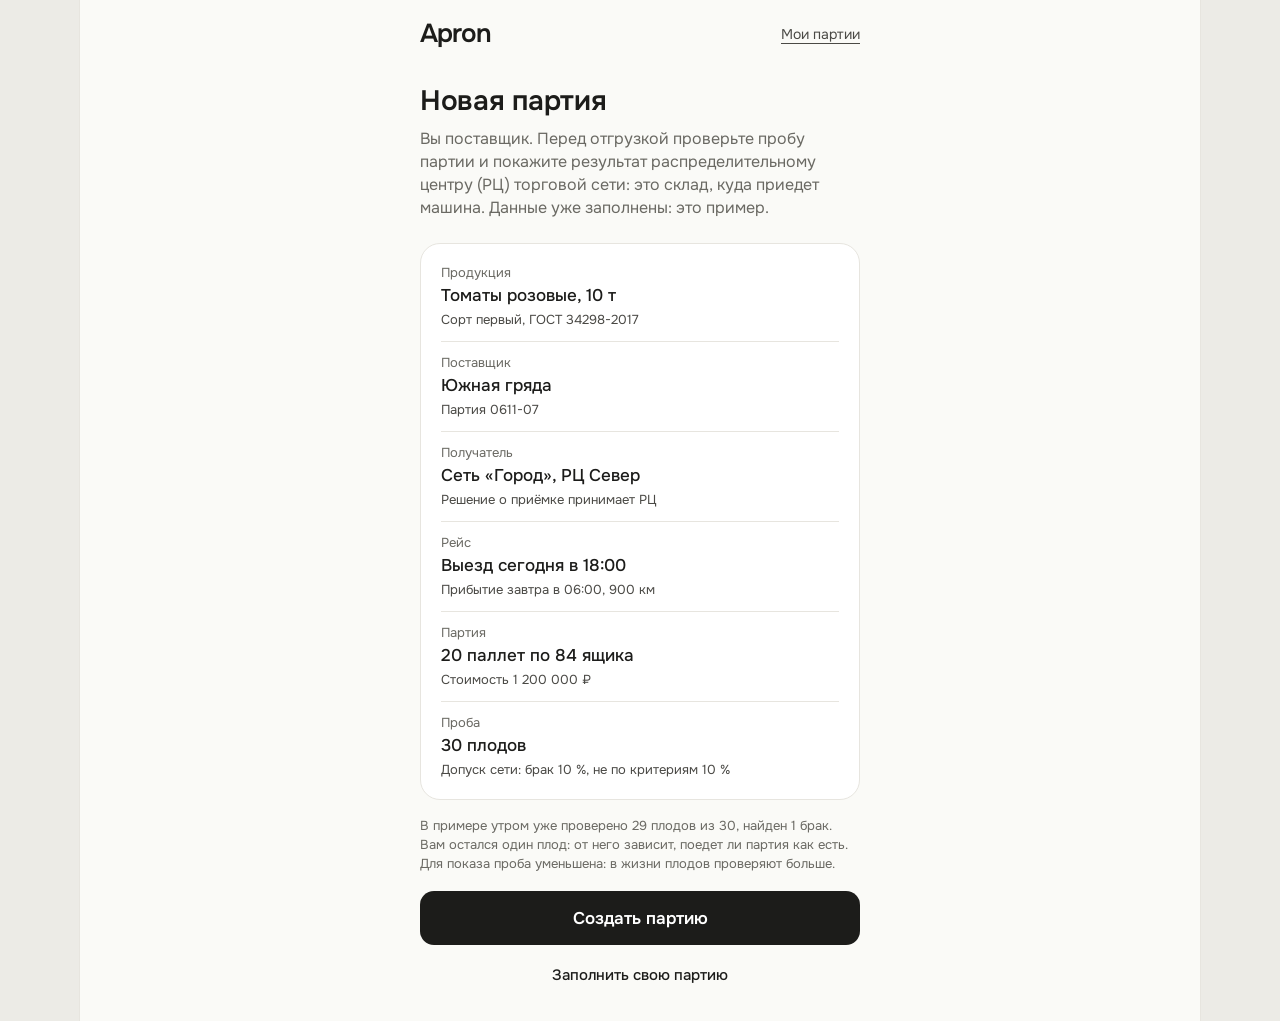
<file: index.html>
<!doctype html>
<html lang="ru">
<head>
<meta charset="utf-8">
<meta name="viewport" content="width=device-width, initial-scale=1, viewport-fit=cover">
<meta name="theme-color" content="#FAFAF7">
<meta name="description" content="Apron: проверьте пробу перед отгрузкой, сохраните замеры и подготовьте отчёт для РЦ.">
<title>Apron</title>
<link rel="icon" href="data:,">
<link rel="stylesheet" href="assets/app.css?v=17">
<script defer src="assets/core.js?v=17"></script>
<script defer src="assets/room.js?v=17"></script>
<script defer src="assets/qr.js?v=17"></script>
<script defer src="assets/checks.js?v=17"></script>
<script defer src="assets/documents.js?v=17"></script>
<script defer src="assets/app.js?v=17"></script>
</head>
<body>
<noscript>Для проверки пробы нужен JavaScript. Откройте ссылку в Safari или Chrome с включённым JavaScript.</noscript>
<div id="app">
  <p class="storage-warning" id="storage-warning" role="status" hidden>Не удалось сохранить пробу. Оставьте эту вкладку открытой.</p>
  <p class="browser-hint" id="browser-hint" hidden>Если камера не включается, откройте ссылку в Safari или Chrome.</p>
  <main>
    <section class="screen" id="s-start" aria-label="Новая партия">
      <div class="topbar"><button class="wordmark" type="button" aria-label="Apron">Apron</button><button class="text-link" type="button" data-go="batches">Мои партии</button></div>
      <header class="head"><h1 class="title" tabindex="-1">Новая партия</h1><p class="sub">Вы поставщик. Перед отгрузкой проверьте пробу партии и покажите результат распределительному центру (РЦ) торговой сети: это склад, куда приедет машина. Данные уже заполнены: это пример.</p></header>
      <section class="card start-card" aria-label="Данные партии"><div id="start-fields"></div></section>
      <p class="small muted sample-origin" id="start-note"></p>
      <div class="actions mt18"><button class="btn" type="button" id="start-create">Создать партию</button><button class="btn-text" type="button" id="start-own">Заполнить свою партию</button></div>
    </section>

    <section class="screen" id="s-pick" aria-label="Место отбора">
      <div class="topbar"><button class="back" type="button" data-go="supplier">К партии</button><span class="small muted" id="pick-count"></span></div>
      <header class="head"><h1 class="title" tabindex="-1">Место отбора</h1><p class="sub" id="pick-sub"></p></header>
      <div class="pick-grid" id="pick-grid"></div>
      <p class="pick-box" id="pick-box" role="status"></p>
      <p class="note" id="pick-why">Плод выбираете не вы. Apron называет ящик случайно, поэтому проба показывает всю партию, а не лучшие плоды.</p>
      <div class="grow"></div>
      <div class="actions"><button class="btn" type="button" id="pick-go">Снять плод из этого ящика</button><button class="btn-text" type="button" data-go="supplier">Вернуться к партии</button></div>
    </section>

    <section class="screen" id="s-supplier" aria-label="Поставщик">
      <div class="sup-main">
      <div class="topbar"><button class="wordmark" type="button" aria-label="Apron">Apron</button><button class="menu-button" type="button" id="menu-open" aria-label="Меню партии" aria-haspopup="dialog"><svg width="22" height="22" viewBox="0 0 22 22" fill="none" stroke="currentColor" stroke-width="2" stroke-linecap="round" aria-hidden="true"><path d="M3 6h16M3 11h16M3 16h16"/></svg></button></div>
      <nav class="seg" aria-label="Этапы проверки"><span aria-current="step">Поставщик</span><button type="button" data-go="rc">РЦ</button></nav>
      <header class="head"><h1 class="title" tabindex="-1" data-batch="title"></h1><p class="sub" data-batch="destination"></p><p class="small muted" data-batch="description"></p></header>
      <div class="cl-head"><h2 class="h2">Подготовка к отгрузке</h2><span class="small muted" id="check-count"></span></div>
      <progress id="check-progress" max="7" value="0" aria-label="Готовность партии"></progress>
      <p class="small muted cl-req" id="check-req"></p>
      <ol class="cl-list" id="checklist">
        <li id="check-sections-anchor" hidden></li>
        <li class="cl-photo">
          <div class="cl-row"><span class="cl-mark" id="photo-mark" aria-hidden="true"></span><span class="cl-text"><span class="cl-title">Проба по фото</span><span class="cl-plain">Вы снимаете плод, Apron оценивает его по фото</span><span class="cl-sum" id="photo-sum"></span></span></div>
          <section class="card" aria-labelledby="sample-title">
            <div class="card-head"><h2 class="h2" id="sample-title">Проба</h2><span class="small muted" id="sup-count"></span></div>
            <progress id="sup-progress" max="30" value="29" aria-label="Проверено плодов"></progress>
            <p class="small muted sample-note" id="sup-sample-note" hidden></p>
            <div class="sample-metric"><span id="sup-category">Брак в пробе</span><strong id="sup-number"></strong></div>
            <p class="small muted" id="sup-other"></p>
            <p class="small unverified" id="sup-unverified" hidden></p>
            <div class="risk-line"><span>Риск среза</span><strong id="sup-risk"></strong></div>
            <p class="small muted risk-explain">Срез - когда сеть снижает оплату за брак сверх допуска. Риск показывает, насколько это вероятно по вашей пробе.</p>
            <p class="recommendation" id="sup-note"></p>
            <p class="money small" id="sup-money" hidden></p>
            <button class="btn mt18" type="button" id="sup-cta">Проверить плод</button>
            <button class="btn-text" type="button" id="sup-extend" hidden>Проверить ещё плоды</button>
            <button class="btn-text" type="button" id="sup-review" hidden>Посмотреть со стороны РЦ</button>
          </section>
        </li>
        <li class="cl-rc"><div class="cl-row"><span class="cl-mark" id="rc-mark" aria-hidden="true"></span><span class="cl-text"><span class="cl-title">Решение РЦ</span><span class="cl-plain">Склад сети решает, ждать ли машину и что проверить первым</span><span class="cl-sum" id="rc-sum"></span></span></div></li>
      </ol>
      <div class="decision-note" id="sup-decision" role="status" hidden></div>
      <p class="sample-origin small muted" id="sample-origin"></p>
      <details class="method"><summary>Что означает риск среза</summary><div class="detail-body small" id="sup-method"></div></details>
      </div>
      <aside class="sup-detail" id="sup-detail" aria-label="Раздел подготовки" hidden></aside>
    </section>

    <section class="screen" id="s-section" aria-label="Раздел подготовки">
      <div class="topbar"><button class="back" type="button" data-go="supplier">К партии</button><span class="small muted" data-batch="code"></span></div>
      <div id="section-body"></div>
      <div class="grow"></div>
      <button class="btn mt18" type="button" data-go="supplier">Вернуться к чек-листу</button>
    </section>

    <section class="screen" id="s-pass" aria-label="Паспорт партии">
      <div class="topbar pass-actions"><button class="back" type="button" id="pass-back">Назад</button><button class="text-link" type="button" id="pass-print">Скачать PDF</button></div>
      <article class="pass-doc" id="pass-doc"></article>
      <div class="actions mt18 pass-actions"><button class="btn" type="button" id="pass-print-2">Скачать PDF</button><p class="small muted">PDF сохраняется через печать: выберите «Сохранить как PDF». На iPhone: «Поделиться», затем «Напечатать» и «Сохранить в Файлы».</p></div>
    </section>

    <section class="screen cam" id="s-camera" aria-label="Камера">
      <video id="cam-video" class="cam-bg" playsinline muted autoplay></video>
      <div class="camera-empty" id="cam-empty" hidden><svg width="48" height="48" viewBox="0 0 48 48" fill="none" stroke="currentColor" stroke-width="2" aria-hidden="true"><path d="M7 15h10l3-5h8l3 5h10v25H7z"/><circle cx="24" cy="27" r="8"/></svg><p>Снимите один плод целиком</p></div>
      <div class="frame" aria-hidden="true"><i class="tl"></i><i class="tr"></i><i class="bl"></i><i class="br"></i></div>
      <div class="cam-top"><button class="pill" type="button" data-go="supplier">Отменить</button><span class="pill" id="cam-count"></span></div>
      <div class="sheet"><h1 class="sheet-t" tabindex="-1">Снимите один плод</h1><p class="sheet-box" id="cam-box"></p><p class="sheet-p" id="cam-hint" role="status">Возьмите любой плод из выбранного ящика. В кадре должна быть видна вся его поверхность с одной стороны.</p><button class="btn" type="button" id="cam-shot">Сделать снимок</button><label class="btn-line" id="cam-system" hidden>Снять системной камерой<input class="sr-file" type="file" accept="image/*" capture="environment" id="cam-file"></label><button class="btn-text" type="button" id="cam-resume" hidden>Продолжить с сохранённым фото</button><p class="small muted" id="cam-status">Запускаем камеру</p></div>
    </section>

    <section class="screen" id="s-analysis" aria-label="Проверка фото" aria-busy="true">
      <div class="topbar"><span class="wordmark">Apron</span><button class="back" type="button" id="an-cancel">Отменить</button></div><img id="an-photo" class="res-photo" alt="Фото для проверки"><h1 class="title analysis-title" tabindex="-1">Проверяем плод</h1><p class="res-text" id="an-status" role="status">Отправляем фото</p>
    </section>

    <section class="screen" id="s-nolink" aria-label="Ручная проверка">
      <div class="topbar"><button class="back" type="button" data-go="supplier">К партии</button><span class="small muted" id="nl-count"></span></div><img id="nl-photo" class="res-photo" alt="Снимок плода"><h1 class="verdict" id="nl-title" tabindex="-1">Отметьте результат</h1><p class="res-text" id="nl-text"></p><p class="source-label" id="nl-source"></p><div class="mark-options" id="nl-marks"><button class="btn-line" type="button" data-mark="good">Годен</button><button class="btn-line" type="button" data-mark="offspec">Не по критериям</button><button class="btn-line" type="button" data-mark="defect">Брак</button></div><button class="btn-text" type="button" id="nl-retry">Переснять плод</button><div id="nl-model" class="model-details"></div>
    </section>

    <section class="screen" id="s-result" aria-label="Результат проверки">
      <div class="topbar"><button class="back" type="button" data-go="supplier">К партии</button><span class="small muted" id="res-count"></span></div><img id="res-photo" class="res-photo" alt="Проверенный плод"><h1 class="verdict" id="res-title" tabindex="-1"></h1><p class="res-text" id="res-text"></p><p class="source-label" id="res-source"></p><div id="res-model" class="model-details"></div><button class="text-link" type="button" id="res-correct">Не согласен, изменить отметку</button><div class="result-summary" id="res-summary"></div><div class="grow"></div><div class="actions"><button class="btn" type="button" id="res-next"></button><button class="btn-text" type="button" data-go="supplier">Вернуться к партии</button></div>
    </section>

    <section class="screen" id="s-rc" aria-label="Распределительный центр">
      <div class="topbar"><button class="wordmark" type="button" aria-label="Apron">Apron</button><span class="small muted" data-batch="rc"></span></div><nav class="seg" aria-label="Этапы проверки"><button type="button" data-go="supplier">Поставщик</button><span aria-current="step">РЦ</span></nav><header class="head"><h1 class="title" tabindex="-1">Проверка перед приёмкой</h1><p class="sub">Фото и замеры поставщика. Решение о поставке остаётся за вами.</p><p class="small muted sync-line" data-sync hidden></p></header>
      <div class="rc-waiting" id="rc-waiting" hidden><p class="note">Сначала завершите пробу со стороны поставщика. Здесь появятся ваши фото и результаты.</p><button class="btn mt18" type="button" data-go="supplier">Продолжить проверку</button></div>
      <div id="rc-content"><section class="card"><h2 class="h2" data-batch="title"></h2><p class="small muted" data-batch="supplierArrival"></p><div id="rc-latest"></div><div class="result-summary" id="rc-summary"></div><p class="money small" id="rc-money" hidden></p><p class="small muted" style="margin-top:12px">Решение до выезда. Окончательная приёмка после осмотра на РЦ.</p><div class="actions mt18" id="rc-decisions"></div><div class="decision-note" id="rc-decision" role="status" hidden></div><button class="btn-text" type="button" data-go="pass">Паспорт партии, PDF</button><button class="btn-text" type="button" data-go="passport">Открыть отчёт о пробе</button></section><section class="section"><h2 class="h2">Ход проверки</h2><ol class="event-list" id="rc-events"></ol></section></div>
      <button class="btn-text restart muted" type="button" data-go="supplier">К партии поставщика</button>
    </section>

    <section class="screen" id="s-passport" aria-label="Отчёт о пробе">
      <div class="topbar"><button class="back" type="button" data-go="rc">К РЦ</button><span class="small muted" data-batch="code"></span></div><header class="head"><h1 class="title" tabindex="-1">Отчёт о пробе</h1><p class="sub" data-batch="reportHeading"></p></header><div class="result-summary" id="report-summary"></div><p class="small muted" id="report-interval"></p><section class="section"><h2 class="h2">Как проверить на рампе</h2><p class="note" id="report-hints"></p></section><section class="section"><h2 class="h2">Ваши снимки</h2><div id="report-photos"></div><p class="small muted sample-origin" id="report-origin"></p></section><details class="support-details"><summary>Замеры, документы и упаковка</summary><div id="report-support"></div></details><details class="method"><summary>Как считали</summary><div class="detail-body small" id="report-method"></div></details><p class="small muted" id="model-card" hidden></p><button class="btn-line mt18" type="button" data-go="pass">Паспорт партии, PDF</button><button class="btn mt18" type="button" id="report-back">К решению РЦ</button>
    </section>

    <section class="screen" id="s-batches" aria-label="Мои партии">
      <div class="topbar"><span class="wordmark">Apron</span><button class="text-link" type="button" data-go="supplier">К текущей партии</button></div>
      <header class="head"><h1 class="title" tabindex="-1">Мои партии</h1><p class="sub">Начните проверку или вернитесь к сохранённой партии.</p></header>
      <button class="btn mt18" type="button" data-new>Создать партию</button>
      <div id="batch-list" class="batch-list"></div>
      <button class="btn-line mt18" type="button" id="open-example">Открыть пример с томатами</button>
      <p class="small muted sample-origin">Партии и снимки сохраняются в этом браузере на вашем устройстве.</p>
    </section>
    <section class="screen" id="s-batch-edit" aria-label="Данные партии">
      <div class="topbar"><button class="back" type="button" data-go="supplier">Отменить</button><span class="small muted">Данные партии</span></div>
      <header class="head"><h1 class="title" tabindex="-1" id="batch-form-title">Изменить партию</h1><p class="sub" id="batch-form-description">Заполните данные, по которым будете проверять и отгружать товар.</p></header>
      <form id="batch-form" class="edit-form">
        <div class="form-error" id="batch-form-error" role="alert" hidden></div>
        <fieldset><legend>Партия и получатель</legend>
          <label>Номер партии<input name="code" required maxlength="100" autocomplete="off"></label>
          <label>Продукция<input name="product" required maxlength="100" placeholder="Например, томаты розовые"></label>
          <label>Поставщик<input name="supplier" required maxlength="100" autocomplete="organization" placeholder="Название хозяйства или компании"></label>
          <label>Торговая сеть<input name="chain" required maxlength="100" placeholder="Кому отправляете"></label>
          <label>Распределительный центр<input name="rc" required maxlength="100" placeholder="Название РЦ"></label>
          <div class="form-grid"><label>Объём, т<input name="weight" type="number" inputmode="decimal" min="0.001" max="100000" step="any" required></label><label>Стоимость, ₽<input name="revenue" type="number" inputmode="decimal" min="0" max="1000000000000" step="any" placeholder="Не указана"></label></div>
        </fieldset>
        <fieldset><legend>Проба и допуски</legend>
          <label>Сколько плодов проверить<input name="sampleTotal" type="number" inputmode="numeric" min="1" max="2000" step="1" required></label>
          <p class="field-help" id="sample-size-help">Каждый снимок добавляет один плод в пробу.</p>
          <div class="form-grid"><label>Брак, допуск %<input name="defectTolerance" type="number" inputmode="decimal" min="0" max="100" step="any" required></label><label>Не по критериям, %<input name="offspecTolerance" type="number" inputmode="decimal" min="0" max="100" step="any" required></label></div>
          <p class="field-help">Укажите допуски из условий приёмки вашей сети. Начальные 10 % можно изменить.</p>
          <label>Товарный сорт<select name="grade"><option>высший</option><option selected>первый</option><option>второй</option></select></label>
          <label>Дополнительные требования сети<textarea name="rules" rows="3" maxlength="1500" placeholder="Например, требования к окраске и зрелости"></textarea></label>
          <div class="form-grid"><label>Паллет в партии<input name="pallets" type="number" inputmode="numeric" min="1" max="1000" step="1" required></label><label>Ящиков на паллете<input name="boxesPerPallet" type="number" inputmode="numeric" min="1" max="10000" step="1" required></label></div>
          <p class="field-help">Apron выбирает место отбора из этих паллет и ящиков.</p>
        </fieldset>
        <fieldset><legend>Рейс и приёмка</legend>
          <label>Когда выезжает машина<input name="departure" maxlength="100" placeholder="Например, сегодня в 18:00"></label>
          <label>Ожидаемое прибытие<input name="arrival" maxlength="100" placeholder="Например, завтра в 06:00"></label>
          <label>Расстояние, км<input name="distance" type="number" inputmode="numeric" min="0" max="100000" step="1" placeholder="Не указано"></label>
          <div class="form-grid"><label>Рампа РЦ<input name="ramp" maxlength="100" placeholder="Не назначена"></label><label>Время приёмки<input name="slotTime" maxlength="100" placeholder="Не назначено"></label></div>
        </fieldset>
        <div class="form-actions"><button class="btn" type="submit" id="batch-save">Сохранить изменения</button><button class="btn-text" type="button" data-go="supplier">Отменить</button></div>
      </form>
    </section>
    <section class="screen" id="s-measurements" aria-label="Замеры и документы">
      <div class="topbar"><button class="back" type="button" data-go="supplier">К партии</button><span class="small muted" data-batch="code"></span></div>
      <header class="head"><h1 class="title" tabindex="-1">Замеры и документы</h1><p class="sub">Запишите показания приборов. То, что ещё не измеряли, оставьте пустым.</p></header>
      <form id="measurements-form" class="edit-form">
        <div class="form-error" id="measurements-error" role="alert" hidden></div>
        <fieldset><legend>Показания приборов</legend>
          <div class="form-grid"><label>Температура, °C<input name="temperature" type="number" inputmode="decimal" min="-100" max="1000000" step="any" placeholder="Не измеряли"></label><label>Калибр, мм<input name="caliber" type="number" inputmode="decimal" min="0" max="1000000" step="any" placeholder="Не измеряли"></label><label>Масса нетто, кг<input name="mass" type="number" inputmode="decimal" min="0" max="1000000" step="any" placeholder="Не измеряли"></label><label>Твёрдость, кг/см²<input name="firmness" type="number" inputmode="decimal" min="0" max="1000000" step="any" placeholder="Не измеряли"></label><label>Сахаристость, °Bx<input name="brix" type="number" inputmode="decimal" min="0" max="1000000" step="any" placeholder="Не измеряли"></label><label>Нитраты, мг/кг<input name="nitrates" type="number" inputmode="decimal" min="0" max="1000000" step="any" placeholder="Не измеряли"></label></div>
        </fieldset>
        <fieldset><legend>Документы к партии</legend>
          <p class="field-help">Прикрепите файлы к пунктам чек-листа или отметьте наличие вручную. PDF, фото, Word, Excel, RTF и TXT, до 20 МБ на файл и до 10 файлов на пункт. Изменения сохранятся вместе с замерами.</p>
          <p class="field-help" id="documents-status" role="status"></p>
          <div id="document-editor"></div>
          <input type="file" id="document-file" multiple hidden>
          <label class="check-label"><input name="packaging" type="checkbox">Паллеты и тара проверены</label>
        </fieldset>
        <div class="form-actions"><button class="btn" type="submit" id="measurements-save">Сохранить замеры и документы</button><button class="btn-text" type="button" data-go="supplier">Отменить</button></div>
      </form>
    </section>
    <section class="screen hall" id="s-hall" aria-label="Экран зала">
      <div class="hall-start" id="hall-start"><button class="wordmark hall-wordmark" type="button" aria-label="Apron">Apron</button><h1 class="hall-lead" id="hall-lead" tabindex="-1"></h1><div class="hall-qr" id="hall-qr"></div><p class="hall-qr-caption" id="hall-qr-caption"></p></div>
      <div class="hall-live" id="hall-live" hidden>
        <header class="hall-top"><button class="wordmark" type="button" aria-label="Apron">Apron</button><p class="hall-batch" id="hall-batch"></p></header>
        <div class="hall-grid">
          <section class="hall-col hall-fruit" aria-label="Последний плод"><div class="hall-photo" id="hall-photo"></div><p class="hall-verdict" id="hall-verdict" aria-live="polite"></p><p class="hall-explain" id="hall-explain"></p><p class="hall-place" id="hall-place"></p></section>
          <section class="hall-col hall-sample" id="hall-sample" aria-label="Проба"><p class="hall-kicker" id="hall-category">Брак в пробе</p><p class="hall-number" id="hall-number"></p><p class="hall-other" id="hall-other"></p><p class="hall-risk" id="hall-risk"></p><p class="hall-rec" id="hall-rec"></p><p class="hall-money money" id="hall-money" hidden></p></section>
          <section class="hall-col hall-rc" aria-label="Решение РЦ"><p class="hall-kicker" id="hall-rc-title"></p><p class="hall-decision" id="hall-decision" aria-live="polite"></p><ol class="hall-events event-list" id="hall-events"></ol></section>
        </div>
        <p class="hall-final" id="hall-final" hidden></p>
      </div>
      <p class="hall-sync" data-sync hidden></p>
    </section>
  </main>
</div>
<dialog id="menu" class="tools" aria-labelledby="menu-title"><div class="dialog-head"><h2 class="h2" id="menu-title">Партия</h2><button class="text-link" type="button" data-close="menu">Закрыть</button></div><nav class="menu-list" aria-label="Меню партии"><button class="menu-item" type="button" data-go="pass">Паспорт партии, PDF</button><button class="menu-item" type="button" data-go="passport">Отчёт о пробе</button><button class="menu-item menu-rc" type="button" data-go="rc">Посмотреть со стороны РЦ</button><button class="menu-item menu-edit" type="button" id="edit-batch">Изменить партию</button><button class="menu-item menu-edit" type="button" data-go="measurements">Свои замеры и документы</button><button class="menu-item menu-edit" type="button" id="new-batch">Новая партия</button><button class="menu-item menu-edit" type="button" data-go="batches">Мои партии</button><button class="menu-item menu-edit" type="button" data-reset>Начать новую пробу</button></nav></dialog>
<dialog id="tools" class="tools" aria-labelledby="tools-title"><div class="dialog-head"><h2 class="h2" id="tools-title">Настройки показа</h2><button class="text-link" type="button" data-close="tools">Закрыть</button></div><p class="small muted">Проверки сохраняются на этом устройстве. В «Моих партиях» можно вернуться к своей работе.</p><div id="tools-room" hidden></div><p class="small" id="tools-model"></p><button class="btn-line" id="test-photo" type="button">Тест без камеры</button><p class="small muted" id="test-photo-note">Использует подготовленное фото. Результат отмечается вручную и помечается «тест».</p><button class="btn-line" type="button" data-reset>Сбросить пробу</button></dialog>
<dialog id="reset-dialog" class="tools" aria-labelledby="reset-title"><h2 class="h2" id="reset-title">Начать новую пробу?</h2><p class="res-text" id="reset-text">Снимки и решение РЦ в этой пробе будут удалены. Данные партии, замеры и допуски сохранятся. Начнём проверку с первого плода.</p><div class="actions mt18"><button class="btn" id="reset-confirm" type="button">Начать новую пробу</button><button class="btn-text" type="button" data-close="reset-dialog">Продолжить текущую пробу</button></div></dialog>
<dialog id="correction-dialog" class="tools" aria-labelledby="correction-title"><h2 class="h2" id="correction-title">Изменить отметку</h2><p class="small muted">Исправление заменит прежний результат. В пробе останется один плод.</p><div class="mark-options"><button class="btn-line" type="button" data-correct="good">Годен</button><button class="btn-line" type="button" data-correct="offspec">Не по критериям</button><button class="btn-line" type="button" data-correct="defect">Брак</button></div><button class="btn-text" type="button" data-close="correction-dialog">Отменить</button></dialog>
<div class="toast" id="toast" role="status" aria-live="polite" hidden></div>
</body>
</html>
</file>
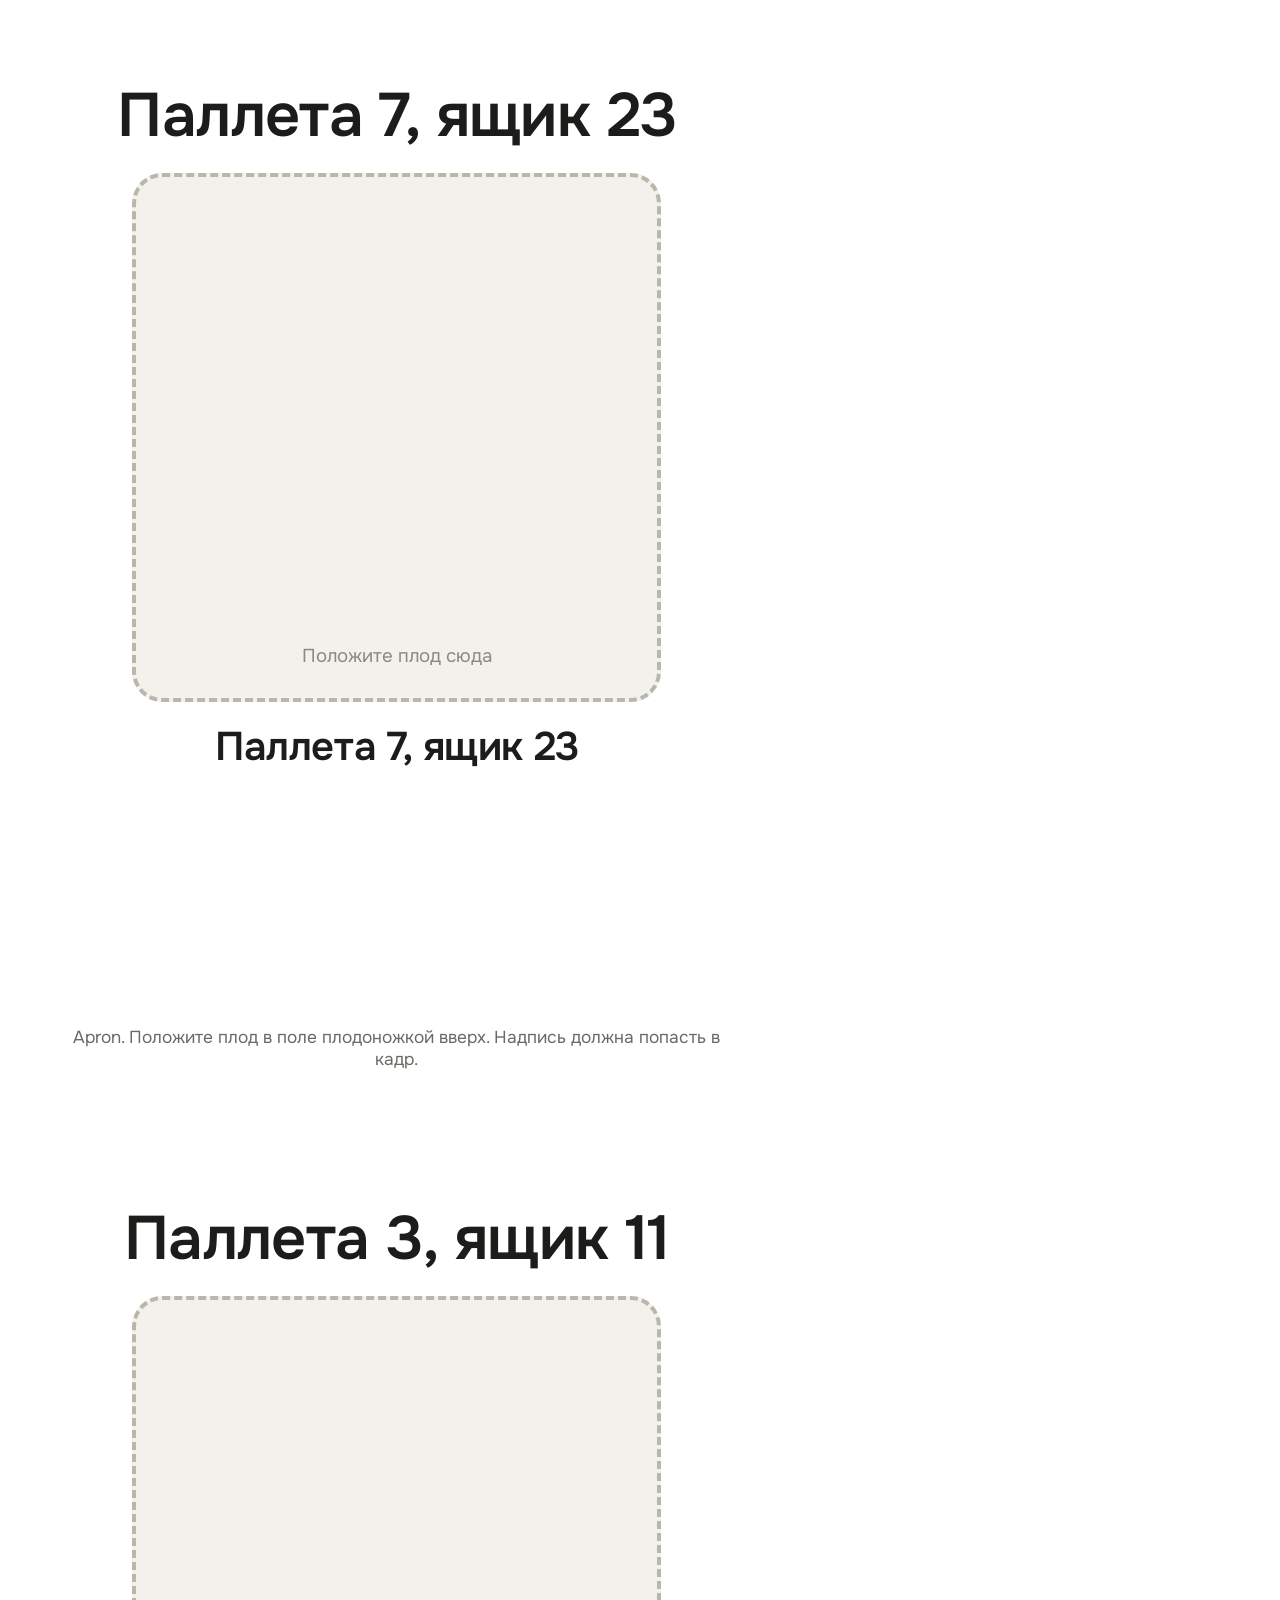
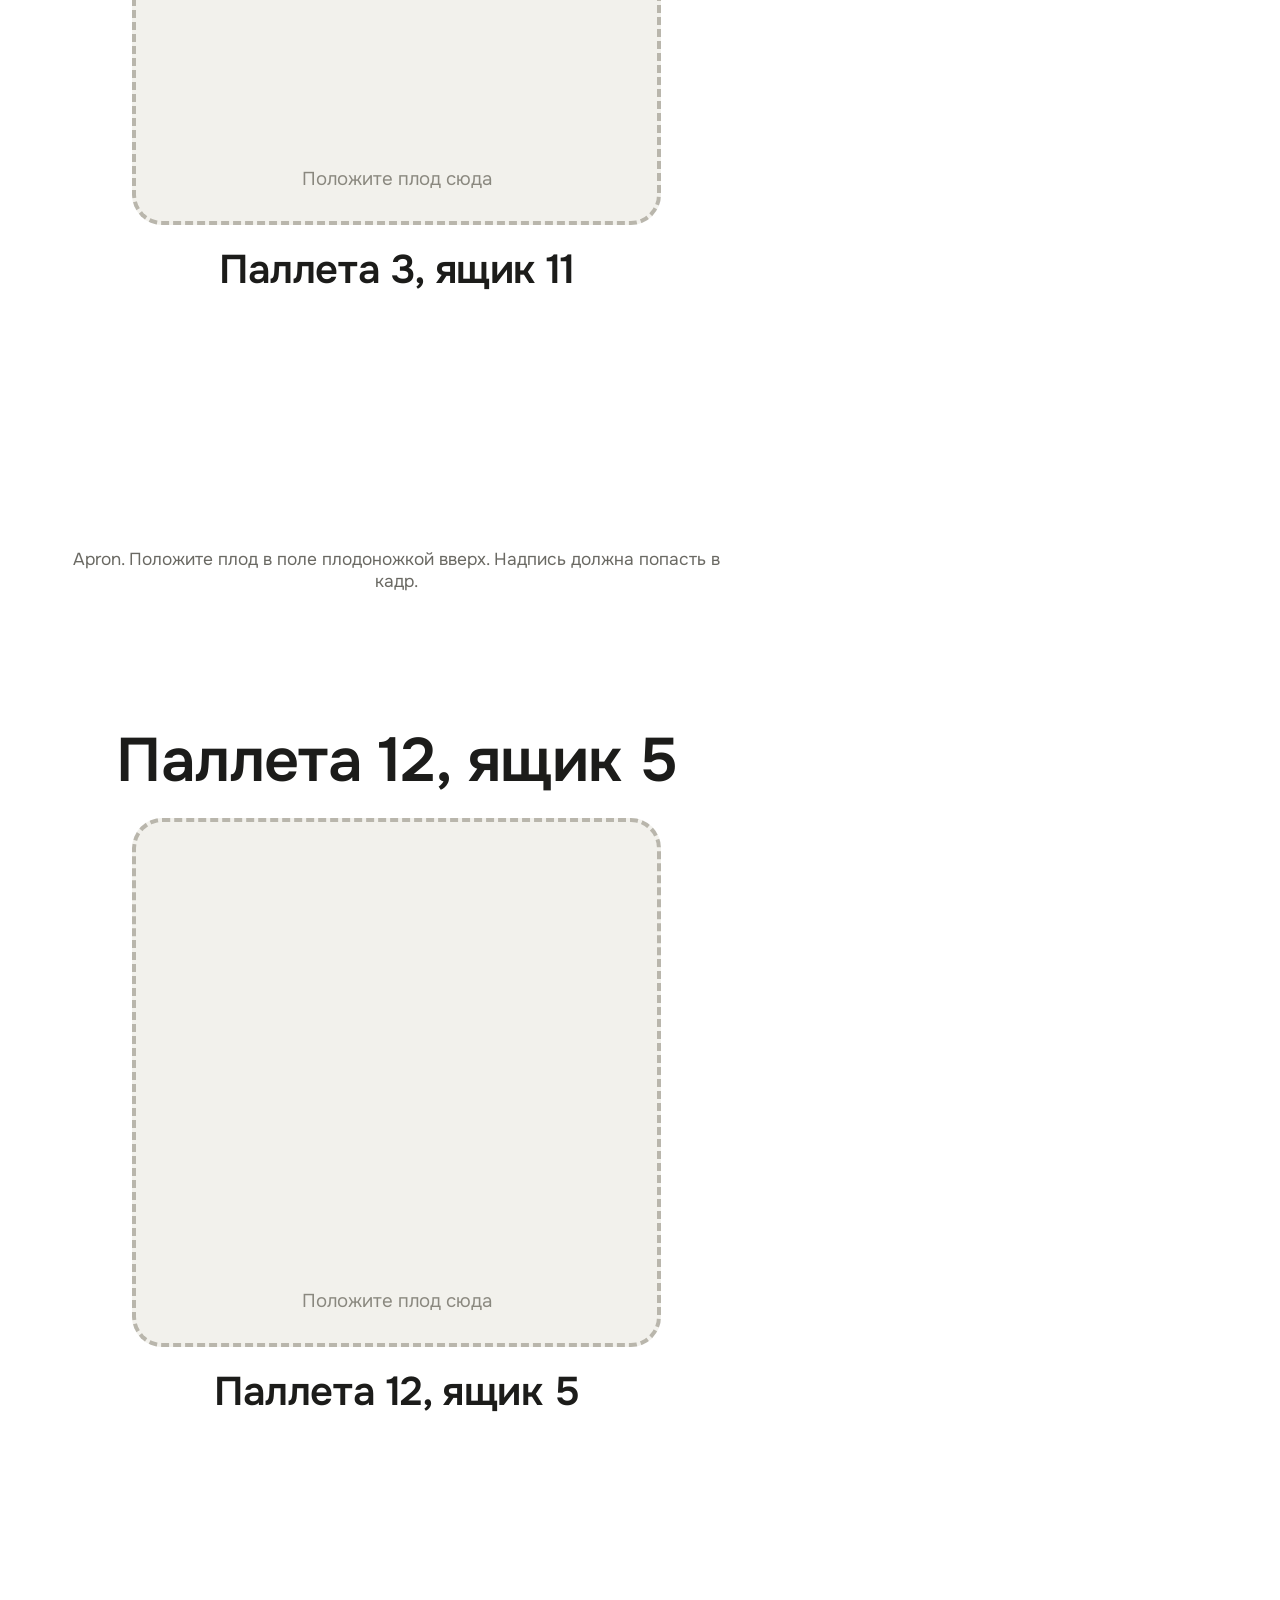
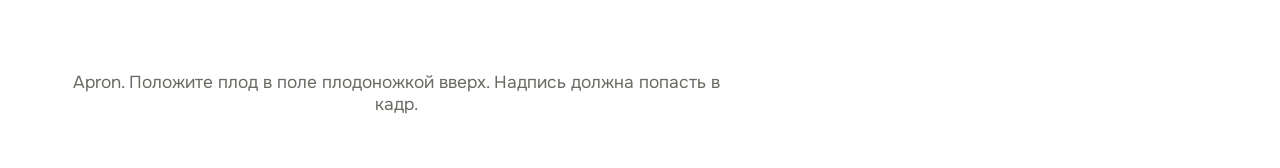
<file: print/kartochki-yashchikov-A4.html>
<!doctype html>
<html lang="ru">
<head>
<meta charset="utf-8">
<title>Apron: карточки ящиков A4</title>
<style>
  @font-face { font-family: Onest; src: url('../fonts/onest-400.ttf') format('truetype'); font-weight: 400; }
  @font-face { font-family: Onest; src: url('../fonts/onest-600.ttf') format('truetype'); font-weight: 600; }
  @page { size: A4 portrait; margin: 0; }
  * { box-sizing: border-box; }
  html, body { margin: 0; padding: 0; background: #FFFFFF; color: #1C1C1A; font-family: Onest, system-ui, sans-serif; }
  .card { width: 210mm; height: 297mm; padding: 22mm 16mm 14mm; display: flex; flex-direction: column; align-items: center; gap: 6mm; text-align: center; page-break-after: always; break-after: page; }
  .card:last-child { page-break-after: auto; break-after: auto; }
  .label { margin: 0; font-size: 46pt; line-height: 1.1; font-weight: 600; letter-spacing: -0.01em; }
  .label-small { font-size: 30pt; }
  .field { width: 140mm; height: 140mm; border: 1.2mm dashed #B9B6AC; border-radius: 8mm; background: #F2F1EC; display: flex; align-items: flex-end; justify-content: center; padding-bottom: 8mm; }
  .field span { font-size: 14pt; color: #8A887F; }
  .foot { margin: auto 0 0; font-size: 13pt; color: #6A6963; }
</style>
</head>
<body>
  <section class="card"><p class="label">Паллета 7, ящик 23</p><div class="field"><span>Положите плод сюда</span></div><p class="label label-small">Паллета 7, ящик 23</p><p class="foot">Apron. Положите плод в поле плодоножкой вверх. Надпись должна попасть в кадр.</p></section>
  <section class="card"><p class="label">Паллета 3, ящик 11</p><div class="field"><span>Положите плод сюда</span></div><p class="label label-small">Паллета 3, ящик 11</p><p class="foot">Apron. Положите плод в поле плодоножкой вверх. Надпись должна попасть в кадр.</p></section>
  <section class="card"><p class="label">Паллета 12, ящик 5</p><div class="field"><span>Положите плод сюда</span></div><p class="label label-small">Паллета 12, ящик 5</p><p class="foot">Apron. Положите плод в поле плодоножкой вверх. Надпись должна попасть в кадр.</p></section>
</body>
</html>
</file>
<file: assets/app.css>
@font-face {
  font-family:Onest;
  src:url('../fonts/onest-400.ttf') format('truetype');
  font-weight:400;
  font-display:swap
}

@font-face {
  font-family:Onest;
  src:url('../fonts/onest-500.ttf') format('truetype');
  font-weight:500;
  font-display:swap
}

@font-face {
  font-family:Onest;
  src:url('../fonts/onest-600.ttf') format('truetype');
  font-weight:600 900;
  font-display:swap
}

:root {
  --ground:#FAFAF7;
  --surface:#FFF;
  --line:#E7E5DF;
  --fill:#EFEEE9;
  --text:#1C1C1A;
  --soft:#4A4945;
  --muted:#6A6963;
  --good:#2D6A4F;
  --warn:#7A5300;
  --bad:#A63A2B;
  --good-bg:#EAF3EC;
  --warn-bg:#FBF1DC;
  --bad-bg:#F8E6E2
}

* {
  box-sizing:border-box
}

html {
  -webkit-text-size-adjust:100%;
  background:#ECEBE6
}

body {
  margin:0;
  font-family:Onest,system-ui,-apple-system,'Segoe UI',sans-serif;
  color:var(--text);
  -webkit-font-smoothing:antialiased;
  -webkit-tap-highlight-color:transparent
}

h1,h2,h3,p {
  margin:0
}

button {
  font:inherit;
  color:inherit;
  background:none;
  border:0;
  padding:0;
  cursor:pointer;
  text-align:inherit
}

button:disabled {
  cursor:default
}

button,a,summary,input {
  -webkit-tap-highlight-color:transparent
}

button:focus-visible,summary:focus-visible,a:focus-visible,input:focus-visible,label:focus-within {
  outline:2px solid var(--text);
  outline-offset:4px
}

h1:focus {
  outline:none
}

::selection {
  background:#DDD9CC;
  color:var(--text)
}

img {
  display:block;
  max-width:100%
}

[hidden] {
  display:none!important
}

button,.sample-metric,.risk-line,time {
  font-variant-numeric:tabular-nums
}

#app {
  width:100%;
  max-width:440px;
  min-height:100vh;
  min-height:100dvh;
  margin:0 auto;
  background:var(--ground)
}

.screen {
  display:none;
  flex-direction:column;
  min-height:100vh;
  min-height:100dvh;
  padding:calc(env(safe-area-inset-top,0px) + 12px) 20px calc(env(safe-area-inset-bottom,0px) + 24px)
}

.screen.active {
  display:flex
}

.topbar {
  display:flex;
  align-items:center;
  justify-content:space-between;
  gap:12px;
  min-height:44px
}

.wordmark {
  font-family:Coolvetica,'Coolvetica Rg',Onest,sans-serif;
  font-size:26px;
  line-height:1;
  font-weight:600;
  letter-spacing:-.04em;
  min-height:44px;
  padding:8px 0;
  user-select:none;
  -webkit-user-select:none;
  touch-action:manipulation
}

.small {
  font-size:14px;
  line-height:21px
}

.muted {
  color:var(--muted)
}

.seg {
  margin-top:12px;
  display:grid;
  grid-template-columns:1fr 1fr;
  gap:2px;
  padding:2px;
  background:var(--fill);
  border-radius:12px
}

.seg>* {
  display:flex;
  align-items:center;
  justify-content:center;
  min-height:44px;
  border-radius:10px;
  font-size:15px;
  font-weight:500;
  color:var(--muted);
  text-align:center
}

.seg [aria-current] {
  background:var(--surface);
  color:var(--text);
  font-weight:600;
  box-shadow:0 1px 2px rgba(28,28,26,.08)
}

.head {
  margin-top:28px;
  display:flex;
  flex-direction:column;
  gap:8px
}

.title {
  font-size:28px;
  line-height:35px;
  font-weight:600;
  letter-spacing:-.01em;
  text-wrap:balance
}

.sub {
  font-size:16px;
  line-height:23px;
  color:var(--muted)
}

.h2 {
  font-size:18px;
  line-height:25px;
  font-weight:600
}

.card {
  margin-top:24px;
  padding:20px;
  background:var(--surface);
  border:1px solid var(--line);
  border-radius:20px;
  display:flex;
  flex-direction:column
}

.card-head {
  display:flex;
  align-items:baseline;
  justify-content:space-between;
  gap:8px
}

.btn,.btn-line,.btn-text {
  display:flex;
  align-items:center;
  justify-content:center;
  width:100%;
  min-height:54px;
  padding:12px 16px;
  border-radius:14px;
  font-size:17px;
  line-height:23px;
  font-weight:600;
  text-align:center
}

.btn {
  background:var(--text);
  color:#FFF
}

.btn-line {
  min-height:48px;
  border:1px solid #D9D7D0;
  background:var(--surface);
  font-size:15px;
  line-height:21px;
  cursor:pointer
}

.btn-text {
  min-height:44px;
  font-size:15px;
  font-weight:500;
  padding:10px 4px
}

.btn:active,.btn-line:active,.btn-text:active {
  opacity:.78
}

.btn:disabled,.btn-line:disabled {
  background:#D9D7D0;
  color:var(--soft);
  border-color:transparent
}

.text-link {
  min-height:44px;
  text-decoration:underline;
  text-underline-offset:4px;
  font-size:14px;
  line-height:20px;
  color:var(--soft);
  align-self:flex-start
}

.mt18 {
  margin-top:18px
}

.actions {
  display:flex;
  flex-direction:column;
  gap:8px
}

.grow {
  flex:1;
  min-height:20px
}

.back {
  display:inline-flex;
  align-items:center;
  min-height:44px;
  padding:0 6px;
  font-size:15px;
  font-weight:500
}

.back:before {
  content:'';
  width:8px;
  height:8px;
  border-left:1.5px solid;
  border-bottom:1.5px solid;
  transform:rotate(45deg);
  margin-right:7px
}

progress {
  appearance:none;
  -webkit-appearance:none;
  width:100%;
  height:4px;
  border:0;
  margin:14px 0 22px;
  background:var(--fill);
  border-radius:4px;
  overflow:hidden
}

progress::-webkit-progress-bar {
  background:var(--fill)
}

progress::-webkit-progress-value {
  background:var(--text)
}

progress::-moz-progress-bar {
  background:var(--text)
}

.sample-metric {
  display:flex;
  align-items:baseline;
  justify-content:space-between;
  gap:10px;
  font-size:15px;
  line-height:22px
}

.sample-metric strong {
  font-size:30px;
  line-height:38px;
  font-weight:500;
  white-space:nowrap
}

.sample-metric+#sup-other {
  margin-top:6px
}

.risk-line {
  display:flex;
  align-items:baseline;
  justify-content:space-between;
  gap:12px;
  margin-top:18px;
  padding-top:16px;
  border-top:1px solid var(--line);
  font-size:15px;
  line-height:22px
}

.risk-line strong {
  font-weight:600;
  white-space:nowrap
}

.s-low {
  color:var(--good)
}

.s-medium {
  color:var(--warn)
}

.s-high {
  color:var(--bad)
}

.recommendation {
  font-size:15px;
  line-height:23px;
  margin-top:10px;
  color:var(--soft)
}

.money {
  margin-top:14px;
  padding-top:14px;
  border-top:1px solid var(--line);
  color:var(--soft)
}

.sample-origin {
  margin-top:16px;
  font-size:13px;
  line-height:19px
}

.support-details,.method {
  margin-top:24px;
  border-top:1px solid var(--line);
  border-bottom:1px solid var(--line)
}

summary {
  cursor:pointer;
  min-height:52px;
  padding:16px 22px 16px 0;
  position:relative;
  list-style:none;
  font-size:14px;
  line-height:21px;
  font-weight:500
}

summary::-webkit-details-marker {
  display:none
}

summary:after {
  content:'';
  position:absolute;
  right:4px;
  top:22px;
  width:7px;
  height:7px;
  border-right:1.5px solid;
  border-bottom:1.5px solid;
  transform:rotate(45deg)
}

details[open]>summary:after {
  transform:rotate(225deg);
  top:26px
}

.method {
  margin-top:16px;
  border-top:0
}

.detail-body {
  padding-bottom:18px;
  color:var(--soft)
}

.detail-body p+p {
  margin-top:10px
}

.support-group {
  padding:12px 0
}

.support-group h3 {
  font-size:15px;
  line-height:22px;
  font-weight:600;
  margin-bottom:6px
}

.row {
  display:flex;
  justify-content:space-between;
  align-items:flex-start;
  gap:12px;
  padding:12px 0;
  border-top:1px solid var(--line)
}

.row-l {
  display:flex;
  flex-direction:column;
  min-width:0;
  gap:2px
}

.row-t {
  font-size:15px;
  line-height:22px
}

.row-s {
  font-size:12px;
  line-height:18px;
  color:var(--muted)
}

.row-v {
  flex:none;
  font-size:14px;
  line-height:22px;
  font-weight:500;
  text-align:right;
  max-width:48%
}

.restart {
  margin-top:24px
}

.decision-note {
  margin-top:18px;
  padding:16px;
  border-radius:14px;
  background:var(--fill);
  font-size:15px;
  line-height:23px
}

.decision-note p+p {
  margin-top:8px
}

.section {
  margin-top:30px
}

.note {
  font-size:15px;
  line-height:23px;
  color:var(--soft);
  margin-top:12px
}

.res-photo {
  margin-top:12px;
  width:100%;
  aspect-ratio:1.4;
  object-fit:cover;
  border-radius:20px;
  background:var(--fill)
}

.verdict {
  margin-top:24px;
  font-size:31px;
  line-height:39px;
  font-weight:600;
  letter-spacing:-.01em;
  overflow-wrap:anywhere
}

.res-text {
  margin-top:8px;
  font-size:16px;
  line-height:24px;
  color:var(--soft)
}

.source-label {
  font-size:13px;
  line-height:20px;
  color:var(--muted);
  margin-top:12px
}

.mark-options {
  display:flex;
  flex-direction:column;
  gap:8px;
  margin-top:22px
}

.model-details:empty {
  display:none
}

.model-details {
  margin-top:20px
}

.check-row {
  display:flex;
  flex-direction:column;
  gap:3px;
  padding:12px 0;
  border-top:1px solid var(--line);
  font-size:14px;
  line-height:21px
}

.check-row strong {
  font-weight:500
}

.check-row p {
  color:var(--soft)
}

.model-note {
  font-size:14px;
  line-height:21px;
  color:var(--soft);
  margin-top:12px
}

.result-summary {
  margin-top:22px;
  padding-top:16px;
  border-top:1px solid var(--line)
}

.result-summary .risk-line {
  margin-top:12px;
  padding-top:12px
}

.result-summary>p {
  margin-top:8px
}

.analysis-title {
  margin-top:28px
}

.cam {
  position:relative;
  padding:0;
  background:#E9E8E4;
  min-height:max(780px,100dvh);
  overflow:hidden
}

.cam-bg {
  position:absolute;
  inset:0;
  width:100%;
  height:100%;
  object-fit:cover;
  background:#E9E8E4
}

.frame {
  position:absolute;
  left:50%;
  top:30%;
  width:min(76vw,320px);
  aspect-ratio:1;
  transform:translate(-50%,-50%);
  pointer-events:none
}

.frame i {
  position:absolute;
  width:28px;
  height:28px;
  border:2px solid rgba(28,28,26,.7)
}

.frame .tl {
  left:0;
  top:0;
  border-right:0;
  border-bottom:0;
  border-radius:12px 0 0
}

.frame .tr {
  right:0;
  top:0;
  border-left:0;
  border-bottom:0;
  border-radius:0 12px 0 0
}

.frame .bl {
  left:0;
  bottom:0;
  border-right:0;
  border-top:0;
  border-radius:0 0 0 12px
}

.frame .br {
  right:0;
  bottom:0;
  border-left:0;
  border-top:0;
  border-radius:0 0 12px
}

.cam-top {
  position:absolute;
  left:16px;
  right:16px;
  top:calc(env(safe-area-inset-top,0px) + 12px);
  z-index:2;
  display:flex;
  justify-content:space-between;
  align-items:center;
  gap:8px
}

.pill {
  display:inline-flex;
  align-items:center;
  min-height:44px;
  padding:8px 14px;
  border-radius:22px;
  background:rgba(255,255,255,.95);
  font-size:14px;
  line-height:20px;
  font-weight:500
}

.sheet {
  position:absolute;
  left:0;
  right:0;
  bottom:0;
  z-index:2;
  padding:22px 20px calc(env(safe-area-inset-bottom,0px) + 20px);
  background:var(--surface);
  border-radius:24px 24px 0 0;
  display:flex;
  flex-direction:column;
  gap:10px
}

.sheet-t {
  font-size:22px;
  line-height:29px;
  font-weight:600
}

.sheet-box {
  font-size:15px;
  line-height:22px;
  font-weight:500
}

.sheet-p {
  font-size:14px;
  line-height:21px;
  color:var(--soft)
}

.camera-empty {
  position:absolute;
  inset:0 0 45%;
  display:flex;
  align-items:center;
  justify-content:center;
  flex-direction:column;
  gap:14px;
  color:var(--muted);
  font-size:14px
}

.sr-file {
  position:absolute;
  width:1px;
  height:1px;
  opacity:0;
  overflow:hidden
}

.latest-photo {
  margin-top:18px
}

.latest-photo img {
  width:100%;
  aspect-ratio:1.25;
  object-fit:cover;
  border-radius:14px;
  background:var(--fill)
}

.latest-photo p {
  margin-top:8px;
  font-size:14px;
  line-height:21px
}

.latest-photo strong {
  font-weight:500
}

.event-list {
  list-style:none;
  padding:0;
  margin:12px 0 0
}

.event-list li {
  display:flex;
  gap:12px;
  padding:12px 0;
  border-top:1px solid var(--line);
  font-size:14px;
  line-height:21px
}

.event-list time {
  color:var(--muted);
  flex:none
}

.fruit-item {
  display:grid;
  grid-template-columns:88px minmax(0,1fr);
  gap:14px;
  padding:16px 0;
  border-top:1px solid var(--line)
}

.fruit-item:first-child {
  margin-top:14px
}

.fruit-item img,.photo-missing {
  width:88px;
  height:88px;
  object-fit:cover;
  border-radius:12px;
  background:var(--fill)
}

.photo-missing {
  font-size:12px;
  line-height:18px;
  padding:10px;
  display:flex;
  align-items:center;
  color:var(--muted)
}

.fruit-item h3 {
  font-size:15px;
  line-height:22px;
  font-weight:500
}

.fruit-item p {
  font-size:13px;
  line-height:20px;
  margin-top:3px;
  color:var(--muted)
}

.tools {
  width:calc(100% - 32px);
  max-width:400px;
  max-height:85dvh;
  overflow:auto;
  padding:22px;
  border:1px solid var(--line);
  border-radius:20px;
  background:var(--ground);
  color:var(--text);
  box-shadow:0 12px 45px rgba(28,28,26,.16)
}

.tools::backdrop {
  background:rgba(28,28,26,.3)
}

.tools>p,.tools>.btn-line {
  margin-top:14px
}

.dialog-head {
  display:flex;
  align-items:center;
  justify-content:space-between;
  gap:10px
}

.toast {
  position:fixed;
  left:50%;
  bottom:calc(env(safe-area-inset-bottom,0px) + 20px);
  transform:translateX(-50%);
  max-width:min(400px,calc(100% - 32px));
  width:max-content;
  padding:12px 16px;
  border-radius:14px;
  background:var(--text);
  color:#FFF;
  font-size:14px;
  line-height:21px;
  z-index:20;
  box-shadow:0 8px 24px rgba(0,0,0,.18)
}

.storage-warning,.browser-hint {
  font-size:13px;
  line-height:20px;
  padding:12px 20px;
  background:var(--warn-bg);
  color:var(--warn)
}

.browser-hint {
  background:var(--fill);
  color:var(--soft)
}

.selftest {
  padding:20px;
  margin:0 auto;
  max-width:440px;
  background:var(--surface);
  white-space:pre-wrap;
  font:14px/22px Onest,sans-serif
}

.offline-note {
  padding:10px 20px;
  background:var(--fill);
  font-size:13px;
  line-height:20px;
  color:var(--soft)
}

@media(hover:hover) {
  .btn:hover {
    background:#363631
  }
  .btn-line:hover,.btn-text:hover {
    background:var(--fill)
  }
  .text-link:hover {
    color:var(--text)
  }
}

@media(max-width:360px) {
  .screen {
    padding-left:16px;
    padding-right:16px
  }
  .card {
    padding:16px
  }
  .title {
    font-size:25px;
    line-height:32px
  }
  .sample-metric strong {
    font-size:27px
  }
  .small {
    font-size:13px
  }
  .sheet {
    padding-left:16px;
    padding-right:16px
  }
  .sample-metric {
    font-size:14px
  }
  .risk-line {
    font-size:14px
  }
}

@media(min-width:600px) {
  #app {
    box-shadow:0 0 0 1px var(--line)
  }
}

@media(prefers-reduced-motion:no-preference) {
  .latest-photo img {
    animation:photo-in .2s ease-out
  }
  @keyframes photo-in {
    from {
      opacity:.7
    }
    to {
      opacity:1
    }
  }
}

@media print {
  body {
    background:white
  }
  #app {
    max-width:none
  }
  .screen:not(.active),.topbar,.seg,.btn,.btn-text,.text-link,.toast,.restart {
    display:none!important
  }
  .screen {
    min-height:0
  }
  .fruit-item {
    break-inside:avoid
  }
}

.toast {
  pointer-events:none
}

.decision-note:focus {
  outline:none
}

/* Editing uses the same quiet surfaces as the checking flow. */
.header-actions {
  display: flex;
  flex-wrap: wrap;
  gap: 4px 20px;
}
.edit-form {
  margin-top: 28px;
}
.edit-form fieldset {
  min-width: 0;
  border: 0;
  padding: 0;
  margin: 0 0 30px;
}
.edit-form legend {
  width: 100%;
  padding: 0 0 14px;
  font-size: 18px;
  line-height: 25px;
  font-weight: 600;
}
.edit-form label {
  display: flex;
  flex-direction: column;
  gap: 7px;
  font-size: 14px;
  line-height: 21px;
  margin-bottom: 16px;
  min-width: 0;
}
.edit-form input:not([type="checkbox"]), .edit-form select, .edit-form textarea {
  appearance: none;
  -webkit-appearance: none;
  display: block;
  width: 100%;
  min-width: 0;
  min-height: 48px;
  padding: 12px;
  border: 1px solid #CCC9C0;
  border-radius: 10px;
  background: var(--surface);
  font: inherit;
  font-size: 16px;
  line-height: 23px;
  color: var(--text);
  caret-color: var(--text);
}
.edit-form select {
  appearance: auto;
  -webkit-appearance: auto;
}
.edit-form textarea {
  resize: vertical;
}
.edit-form input::placeholder, .edit-form textarea::placeholder {
  color: var(--muted);
  opacity: 1;
}
.form-grid {
  display: grid;
  grid-template-columns: repeat(2, minmax(0, 1fr));
  column-gap: 12px;
}
.field-help {
  color: var(--muted);
  font-size: 13px;
  line-height: 20px;
  margin-bottom: 18px;
}
.edit-form .check-label {
  flex-direction: row;
  align-items: center;
  gap: 12px;
  min-height: 48px;
  padding: 12px 0;
  margin: 0;
  border-top: 1px solid var(--line);
  font-size: 15px;
  cursor: pointer;
}
.check-label input {
  width: 20px;
  height: 20px;
  flex: none;
  margin: 0;
  accent-color: var(--text);
}
.form-actions {
  margin-top: 12px;
}
.form-error {
  padding: 14px;
  margin-bottom: 20px;
  border-radius: 10px;
  color: var(--bad);
  background: var(--bad-bg);
  font-size: 14px;
  line-height: 21px;
}
.batch-list {
  margin-top: 28px;
}
.batch-item {
  display: flex;
  flex-direction: column;
  gap: 6px;
  width: 100%;
  padding: 20px 0;
  border-top: 1px solid var(--line);
  text-align: left;
  overflow-wrap: anywhere;
}
.batch-item strong {
  font-size: 18px;
  line-height: 25px;
  font-weight: 500;
}
.empty-state {
  padding: 24px 0;
  font-size: 16px;
  line-height: 24px;
  color: var(--soft);
}
.s-empty, .s-review {
  color: var(--muted);
}
@media (max-width: 350px) {
  .form-grid {
    grid-template-columns: minmax(0, 1fr);
  }
}
.title, .sub, .head > p, .sheet-box {
  overflow-wrap: anywhere;
}
.row-v, .decision-note, .event-list li span {
  overflow-wrap: anywhere;
}
.event-list li span {
  min-width: 0;
}

.document-item {
  padding: 12px 0;
  border-top: 1px solid var(--line);
}
.document-item .check-label {
  border-top: 0;
  padding: 4px 0;
}
.document-hint {
  font-size: 13px;
  line-height: 20px;
  color: var(--muted);
  margin: 3px 0 6px 32px;
}
.document-files {
  list-style: none;
  padding: 0;
  margin: 0;
}
.document-file {
  padding: 10px 0;
}
.document-file + .document-file {
  border-top: 1px solid var(--line);
}
.document-filename {
  font-size: 14px;
  line-height: 21px;
  overflow-wrap: anywhere;
}
.document-file-actions {
  display: flex;
  flex-wrap: wrap;
  gap: 0 16px;
  margin-top: 2px;
}
.document-file-actions .text-link {
  display: inline-flex;
  align-items: center;
  font-size: 13px;
  text-align: left;
}
.text-link:disabled {
  color: var(--muted);
  opacity: .65;
  cursor: default;
}

.print-sheet {
  max-width:560px;
  margin:0 auto;
  padding:24px 16px 48px
}

.print-note {
  margin:0 0 16px;
  color:var(--soft)
}

.print-action {
  margin:0 0 24px
}

.print-card {
  display:flex;
  flex-direction:column;
  gap:6mm;
  width:100%;
  aspect-ratio:148/210;
  margin:0 0 24px;
  padding:10mm;
  background:var(--surface);
  border:1px solid var(--line)
}

.print-label {
  margin:0;
  font-size:30px;
  line-height:1.15;
  font-weight:600;
  letter-spacing:-.02em;
  color:var(--text)
}

.print-label-small {
  font-size:18px
}

.print-field {
  flex:1;
  border:1px solid var(--line);
  background:var(--surface)
}

.print-foot {
  margin:0;
  font-size:13px;
  color:var(--muted)
}

@media print {
  .print-sheet {
    max-width:none;
    padding:0
  }
  .print-note {
    display:none!important
  }
  .print-card {
    width:148mm;
    height:210mm;
    aspect-ratio:auto;
    margin:0;
    border:0;
    break-after:page
  }
  .print-label {
    font-size:34pt
  }
  .print-label-small {
    font-size:20pt
  }
}

/* Shared room: connection line and role links */
.sync-line { margin-top: 2px; }
.room-link { overflow-wrap: anywhere; }
#tools-room > * + * { margin-top: 8px; }
#tools-room .btn-line { margin-top: 14px; }
.latest-photo .photo-missing { width: 100%; height: auto; aspect-ratio: 1.25; display: flex; align-items: center; justify-content: center; border-radius: 14px; background: var(--fill); color: var(--muted); font-size: 14px; }

/* Hall screen on the projector, 16:9, read from about 10 metres. Sizes follow the screen width (1920 px base). */
.role-hall #app { max-width: none; }
.role-hall, .role-hall #app { background: var(--ground); }
.hall { position: relative; padding: clamp(16px, 2vw, 48px) clamp(16px, 2.4vw, 56px); }
.hall-start { flex: 1; display: flex; flex-direction: column; align-items: center; justify-content: center; gap: clamp(14px, 1.8vw, 40px); text-align: center; }
.hall-wordmark { font-size: clamp(36px, 4.2vw, 96px); min-height: 0; padding: 0; }
.hall-lead { font-size: clamp(24px, 3vw, 68px); line-height: 1.2; font-weight: 600; max-width: 70vw; text-wrap: balance; }
.hall-qr { width: min(36vh, 26vw, 520px); min-width: 180px; padding: clamp(8px, .8vw, 18px); background: #FFF; border: 1px solid var(--line); border-radius: clamp(12px, 1.2vw, 24px); }
.hall-qr svg { display: block; width: 100%; height: auto; }
.hall-qr-caption { font-size: clamp(18px, 2vw, 46px); line-height: 1.25; color: var(--soft); }
.hall-live { flex: 1; display: flex; flex-direction: column; min-height: 0; }
.hall-top { display: flex; align-items: baseline; justify-content: space-between; gap: 2vw; }
.hall-top .wordmark { font-size: clamp(24px, 2.2vw, 52px); min-height: 0; padding: 0; }
.hall-batch { font-size: clamp(14px, 1.35vw, 32px); line-height: 1.3; color: var(--muted); text-align: right; }
.hall-grid { flex: 1; display: grid; grid-template-columns: minmax(0, 1.15fr) minmax(0, 1fr) minmax(0, .95fr); gap: clamp(12px, 1.6vw, 40px); margin-top: clamp(12px, 1.4vw, 32px); }
.hall-col { min-width: 0; display: flex; flex-direction: column; padding: clamp(14px, 1.6vw, 38px); background: var(--surface); border: 1px solid var(--line); border-radius: clamp(14px, 1.4vw, 32px); }
.hall-photo { width: 100%; max-width: 29.2vw; max-height: 52vh; aspect-ratio: 1; align-self: center; display: flex; align-items: center; justify-content: center; overflow: hidden; border-radius: clamp(10px, 1vw, 24px); background: var(--fill); }
.hall-photo img, .hall-photo .photo-missing { width: 100%; height: 100%; object-fit: cover; border-radius: 0; animation: hall-in .2s ease-out; }
.hall-photo .photo-missing { display: flex; align-items: center; justify-content: center; color: var(--muted); font-size: clamp(16px, 1.6vw, 38px); }
.hall-wait { padding: 2vw; text-align: center; color: var(--muted); font-size: clamp(18px, 1.9vw, 44px); line-height: 1.25; animation: hall-in .2s ease-out; }
@keyframes hall-in { from { opacity: 0; } to { opacity: 1; } }
.hall-verdict { margin-top: clamp(10px, 1.1vw, 26px); font-size: clamp(20px, 2vw, 48px); line-height: 1.2; font-weight: 600; font-variant-numeric: tabular-nums; }
.hall-explain { margin-top: clamp(6px, .6vw, 14px); font-size: clamp(15px, 1.35vw, 32px); line-height: 1.35; color: var(--soft); }
.hall-place { margin-top: clamp(6px, .6vw, 14px); font-size: clamp(14px, 1.2vw, 28px); color: var(--muted); }
.hall-kicker { font-size: clamp(16px, 1.5vw, 36px); line-height: 1.25; font-weight: 600; }
.hall-number { margin-top: clamp(8px, 1vw, 24px); font-size: clamp(56px, 7.3vw, 176px); line-height: 1; font-weight: 500; letter-spacing: -.02em; white-space: nowrap; font-variant-numeric: tabular-nums; }
.hall-other { margin-top: clamp(6px, .6vw, 14px); font-size: clamp(14px, 1.2vw, 28px); color: var(--soft); font-variant-numeric: tabular-nums; }
.hall-risk { margin-top: clamp(14px, 1.6vw, 38px); font-size: clamp(22px, 2.4vw, 58px); line-height: 1.15; font-weight: 600; font-variant-numeric: tabular-nums; }
.hall-rec { margin-top: clamp(8px, 1vw, 24px); font-size: clamp(15px, 1.45vw, 34px); line-height: 1.35; }
.hall-money { margin-top: auto; padding-top: clamp(8px, 1vw, 24px); font-size: clamp(13px, 1.15vw, 28px); line-height: 1.4; border-top-color: rgba(28, 28, 26, .12); }
.hall-sample.level-low { background: var(--good-bg); border-color: transparent; }
.hall-sample.level-medium { background: var(--warn-bg); border-color: transparent; }
.hall-sample.level-high { background: var(--bad-bg); border-color: transparent; }
.hall-decision { margin-top: clamp(8px, 1vw, 24px); font-size: clamp(24px, 2.6vw, 62px); line-height: 1.15; font-weight: 600; }
.hall-events { margin-top: clamp(12px, 1.4vw, 32px); }
.hall-events li { gap: clamp(8px, 1vw, 24px); padding: clamp(8px, .7vw, 16px) 0; font-size: clamp(13px, 1.1vw, 26px); line-height: 1.35; }
.hall-final { margin-top: clamp(12px, 1.4vw, 32px); padding: clamp(12px, 1.2vw, 28px) clamp(16px, 1.6vw, 38px); border-radius: clamp(12px, 1.2vw, 28px); background: var(--text); color: #FFF; font-size: clamp(20px, 2.2vw, 52px); line-height: 1.2; font-weight: 600; text-align: center; }
.hall-sync { position: absolute; right: clamp(12px, 1.2vw, 28px); bottom: clamp(6px, .8vw, 18px); font-size: clamp(11px, .9vw, 20px); color: var(--muted); }
@media (max-width: 900px), (orientation: portrait) {
  .hall-grid { grid-template-columns: minmax(0, 1fr); }
  .hall-photo { max-width: none; }
  .hall-sync { position: static; margin-top: 12px; }
}
.hall-sync.s-high, .sync-line.s-high { color: var(--bad); }

/* New batch intro and the place of sampling */
.start-field { display: flex; flex-direction: column; gap: 2px; padding: 12px 0; border-top: 1px solid var(--line); }
.start-field:first-child { border-top: 0; padding-top: 0; }
.start-field:last-child { padding-bottom: 0; }
.start-label { font-size: 13px; line-height: 18px; color: var(--muted); }
.start-value { font-size: 17px; line-height: 24px; font-weight: 500; overflow-wrap: anywhere; }
.start-hint { font-size: 13px; line-height: 19px; color: var(--soft); }
.pick-grid { display: grid; grid-template-columns: repeat(3, minmax(0, 1fr)); gap: 10px; margin-top: 24px; }
.pick-grid.pallets { grid-template-columns: repeat(auto-fill, minmax(46px, 1fr)); gap: 6px; }
.pick-tile { min-height: 84px; padding: 10px 6px; display: flex; flex-direction: column; align-items: center; justify-content: center; gap: 2px; border: 1px solid var(--line); border-radius: 14px; background: var(--fill); color: var(--muted); font-size: 14px; line-height: 20px; text-align: center; font-variant-numeric: tabular-nums; }
.pallets .pick-tile { min-height: 46px; padding: 4px; border-radius: 10px; font-size: 13px; }
.pick-tile.chosen { background: var(--surface); color: var(--text); border: 2px solid var(--text); font-weight: 600; }
.pick-box { margin-top: 22px; font-size: 26px; line-height: 33px; font-weight: 600; }

/* Preparation checklist on the supplier screen */
.menu-button { display: inline-flex; align-items: center; justify-content: center; width: 44px; height: 44px; margin-right: -10px; border-radius: 12px; color: var(--text); }
.menu-list { display: flex; flex-direction: column; margin-top: 10px; }
.menu-item { min-height: 48px; padding: 12px 2px; border-top: 1px solid var(--line); font-size: 16px; line-height: 23px; }
.menu-item:first-child { border-top: 0; }
.cl-head { display: flex; align-items: baseline; justify-content: space-between; gap: 12px; margin-top: 28px; }
#check-progress { margin-top: 10px; }
.cl-list { list-style: none; margin: 12px -10px 0; padding: 0; display: flex; flex-direction: column; gap: 2px; }
.cl-row { display: grid; grid-template-columns: 26px minmax(0, 1fr) auto; gap: 12px; align-items: start; width: 100%; padding: 12px 10px; border-radius: 14px; text-align: left; }
.cl-link:active { background: var(--fill); }
@media (hover: hover) { .cl-link:hover { background: var(--fill); } }
.cl-mark { width: 22px; height: 22px; margin-top: 1px; border: 2px solid #CFCCC3; border-radius: 50%; display: flex; align-items: center; justify-content: center; }
.cl-mark.done { background: var(--good); border-color: var(--good); }
.cl-mark.done::after { content: ''; width: 5px; height: 10px; margin-top: -2px; border: solid #FFF; border-width: 0 2px 2px 0; transform: rotate(45deg); }
.cl-text { display: flex; flex-direction: column; gap: 2px; min-width: 0; }
.cl-title { font-size: 16px; line-height: 23px; font-weight: 500; }
.cl-sum { font-size: 14px; line-height: 20px; color: var(--muted); overflow-wrap: anywhere; }
.cl-chev { color: var(--muted); padding-top: 3px; }
.cl-photo .card { margin: 0 10px 12px; }
.cl-photo .cl-row, .cl-rc .cl-row { grid-template-columns: 26px minmax(0, 1fr); }

/* Section with readings: screen on the phone, side panel on a laptop, block in the report */
.section-head .sub { margin-top: 6px; }
.example-note { margin-top: 16px; padding: 10px 12px; border-radius: 12px; background: var(--fill); font-size: 13px; line-height: 19px; color: var(--soft); }
.measure { padding: 16px 0; border-top: 1px solid var(--line); }
.example-note + .measure, .section-head + .measure { border-top: 0; }
.measure-head { display: flex; align-items: baseline; justify-content: space-between; gap: 12px; }
.measure-name { font-size: 15px; line-height: 22px; font-weight: 500; }
.measure-value { font-size: 19px; line-height: 25px; font-weight: 600; text-align: right; font-variant-numeric: tabular-nums; }
.measure-detail { margin-top: 4px; font-size: 14px; line-height: 21px; color: var(--soft); }
.measure-meta { display: grid; grid-template-columns: auto minmax(0, 1fr); gap: 4px 12px; margin: 10px 0 0; padding: 10px 12px; border-radius: 12px; background: var(--fill); font-size: 13px; line-height: 19px; }
.measure-meta dt { color: var(--muted); }
.measure-meta dd { margin: 0; overflow-wrap: anywhere; }
.section-head.report h3 { font-size: 16px; line-height: 23px; font-weight: 600; }
.report-section { border-top: 1px solid var(--line); }
.report-section > summary { padding: 12px 0; font-size: 15px; line-height: 22px; cursor: pointer; }
.report-section-body { padding-bottom: 12px; }
.report-section-body .section-head { display: none; }

/* Laptop: the checklist on the left, the opened section on the right */
@media (min-width: 960px) {
  body:not(.role-hall) #app { max-width: 1120px; }
  body:not(.role-hall) .screen { max-width: 480px; margin: 0 auto; width: 100%; }
  body:not(.role-hall) #s-supplier.active { display: grid; grid-template-columns: minmax(0, 440px) minmax(0, 1fr); column-gap: 40px; align-items: start; max-width: none; }
  .sup-detail { position: sticky; top: 24px; max-height: calc(100vh - 48px); overflow: auto; margin-top: 56px; padding: 4px 28px 24px; background: var(--surface); border: 1px solid var(--line); border-radius: 20px; }
  .sup-detail .section-head { margin-top: 20px; }
  .cl-link[aria-current="true"] { background: var(--fill); }
}

/* Chain requirements inside sections */
.cl-req { margin-top: 8px; }
.measure-req { margin-top: 8px; font-size: 14px; line-height: 21px; }
.measure-list { margin: 8px 0 0; padding-left: 18px; font-size: 14px; line-height: 21px; color: var(--soft); }
.measure-list li + li { margin-top: 4px; }

/* Batch passport: a document for the supplier and the RC, saved as PDF through printing */
.pass-doc { margin-top: 8px; color: var(--text); }
.pass-head { padding-bottom: 16px; border-bottom: 2px solid var(--text); }
.pass-brand { font-family: Coolvetica, 'Coolvetica Rg', Onest, sans-serif; font-size: 20px; font-weight: 600; letter-spacing: -.04em; }
.pass-title { margin-top: 10px; font-size: 26px; line-height: 32px; font-weight: 600; }
.pass-sub { margin-top: 6px; font-size: 15px; line-height: 22px; color: var(--soft); }
.pass-status { margin-top: 10px; font-size: 14px; line-height: 21px; font-weight: 500; }
.pass-note { margin-top: 8px; padding: 8px 10px; border-radius: 10px; background: var(--fill); font-size: 13px; line-height: 19px; color: var(--soft); }
.pass-section { margin-top: 22px; }
.pass-h { font-size: 17px; line-height: 24px; font-weight: 600; padding-bottom: 6px; border-bottom: 1px solid var(--line); }
.pass-p { margin-top: 8px; font-size: 14px; line-height: 21px; }
.pass-list { margin: 8px 0 0; padding-left: 20px; font-size: 14px; line-height: 21px; }
.pass-list li + li { margin-top: 5px; }
.pass-grid { display: grid; grid-template-columns: auto minmax(0, 1fr); gap: 6px 14px; margin: 10px 0 0; font-size: 14px; line-height: 20px; }
.pass-grid dt { color: var(--muted); }
.pass-grid dd { margin: 0; }
.pass-table-wrap { margin-top: 10px; overflow-x: auto; }
.pass-table { width: 100%; min-width: 560px; border-collapse: collapse; font-size: 12.5px; line-height: 18px; }
.pass-table th { text-align: left; font-weight: 600; color: var(--muted); padding: 6px 8px; border-bottom: 1px solid var(--line); }
.pass-table td { vertical-align: top; padding: 7px 8px; border-bottom: 1px solid var(--line); }
.pass-table tr { break-inside: avoid; }
.pass-fruits { display: grid; grid-template-columns: repeat(auto-fill, minmax(150px, 1fr)); gap: 10px; margin-top: 10px; }
.pass-fruit { margin: 0; break-inside: avoid; }
.pass-fruit img, .pass-fruit .photo-missing { width: 100%; height: auto; aspect-ratio: 4 / 3; object-fit: cover; border-radius: 8px; background: var(--fill); display: flex; align-items: center; justify-content: center; font-size: 12px; color: var(--muted); }
.pass-fruit figcaption { display: flex; flex-direction: column; margin-top: 4px; font-size: 12px; line-height: 17px; }
.pass-fruit figcaption span { color: var(--muted); }
.pass-signs { display: grid; grid-template-columns: repeat(3, minmax(0, 1fr)); gap: 16px; margin-top: 28px; }
.pass-sign { display: flex; flex-direction: column; gap: 6px; }
.pass-sign-line { display: block; height: 1px; background: var(--text); }
.pass-foot { margin-top: 22px; font-size: 12px; line-height: 18px; color: var(--muted); }
@media (min-width: 960px) { body:not(.role-hall) #s-pass { max-width: 860px; } }
@media (max-width: 520px) { .pass-signs { grid-template-columns: minmax(0, 1fr); } }

@page { size: A4 portrait; margin: 12mm 12mm 14mm; }
@media print {
  html, body, #app { background: #FFF !important; box-shadow: none !important; }
  body.printing-pass #app { max-width: none; }
  body.printing-pass .screen:not(#s-pass), body.printing-pass .storage-warning, body.printing-pass .browser-hint, body.printing-pass .pass-actions { display: none !important; }
  body.printing-pass #s-pass { display: block !important; max-width: none; padding: 0; min-height: 0; }
  .pass-table-wrap { overflow: visible; }
  .pass-table { min-width: 0; font-size: 10.5px; line-height: 14px; }
  .pass-h { break-after: avoid; }
  .pass-section { break-inside: auto; }
  .pass-fruits { grid-template-columns: repeat(5, minmax(0, 1fr)); }
}

/* Plain-language lines for viewers who have never shipped vegetables */
.cl-plain { font-size: 13px; line-height: 18px; color: var(--muted); }
.cl-plain + .cl-sum { margin-top: 2px; color: var(--soft); }
.sample-note { margin-top: 8px; }
.risk-explain { margin-top: 6px; }
.unverified { margin-top: 8px; padding: 8px 10px; border-radius: 10px; background: var(--warn-bg); color: var(--warn); font-size: 13px; line-height: 19px; }
</file>
